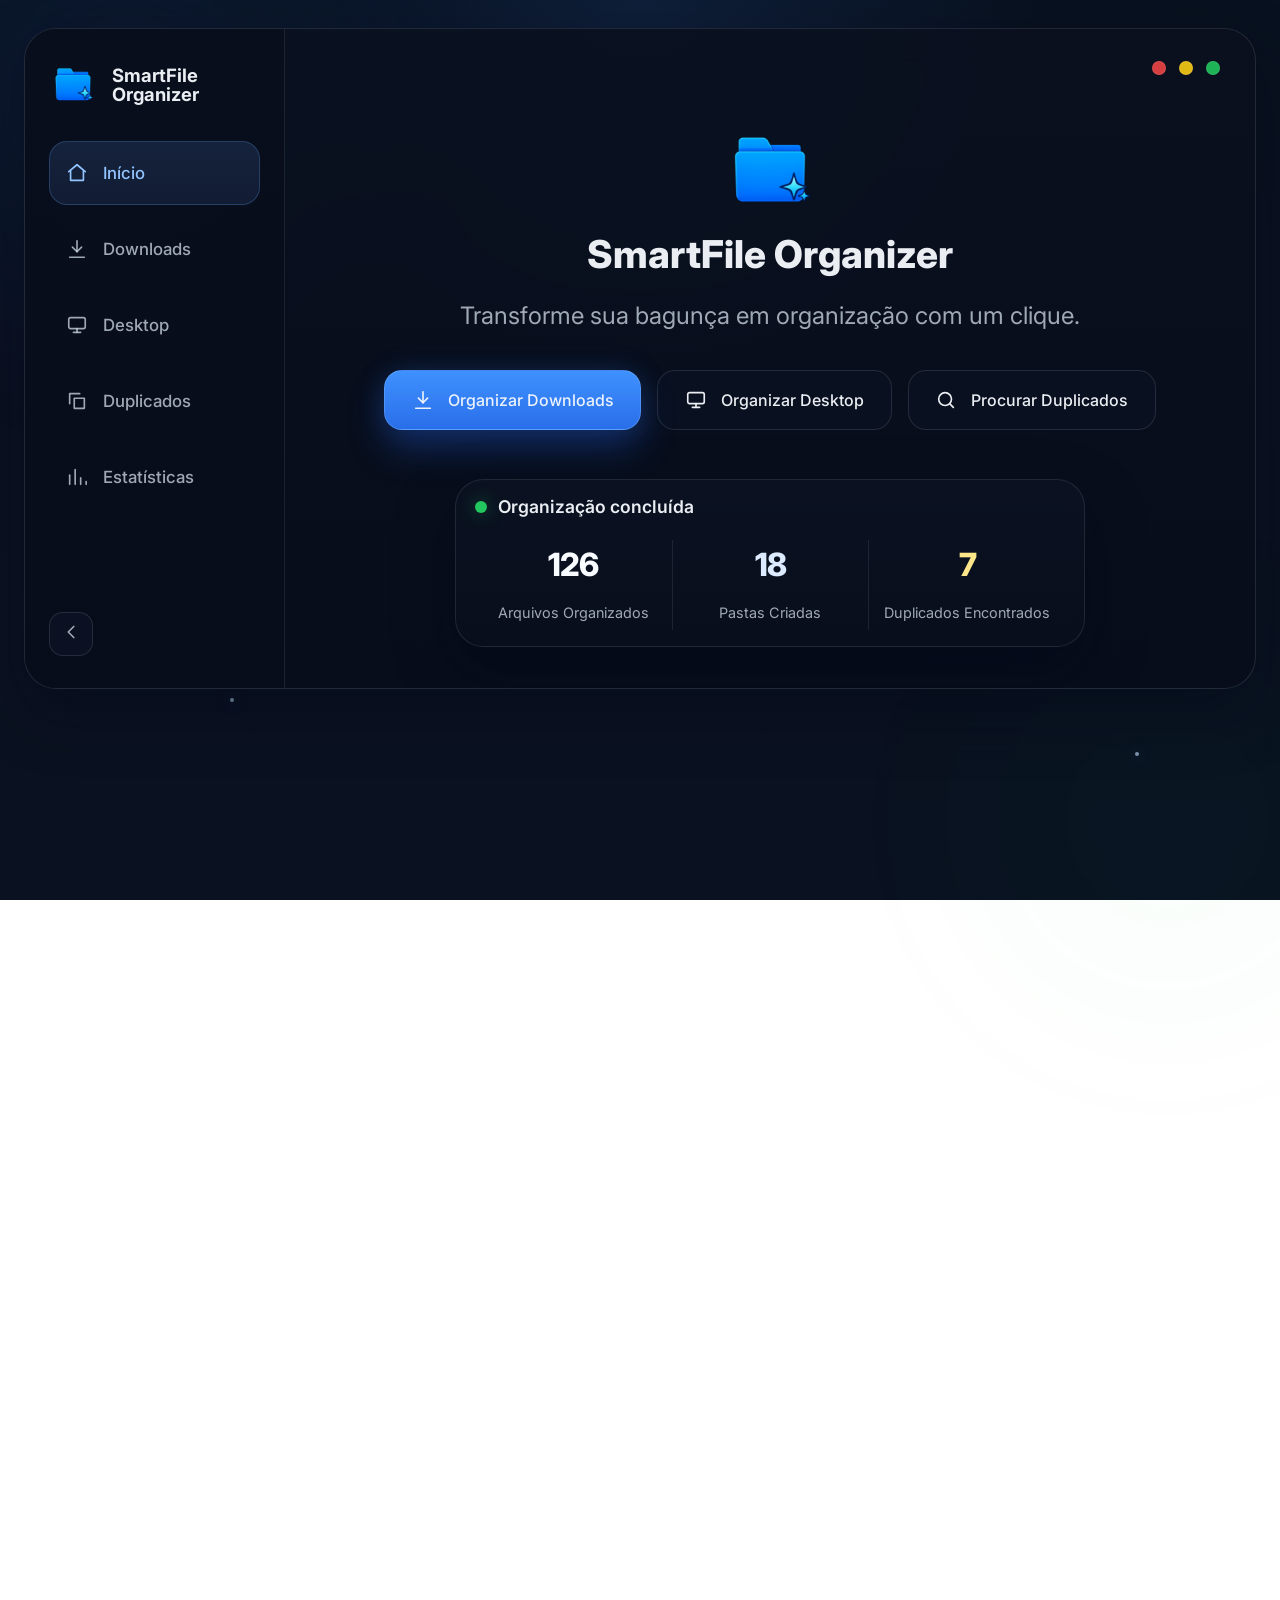
<file: index.html>
<!doctype html>
<html lang="pt-BR">
<head>
  <meta charset="UTF-8" />
  <meta http-equiv="refresh" content="0; url=/frontend/index.html" />
  <title>SmartFile Organizer</title>
</head>
<body>
  <p>Redirecionando para a interface do SmartFile Organizer...</p>
</body>
</html>
</file>
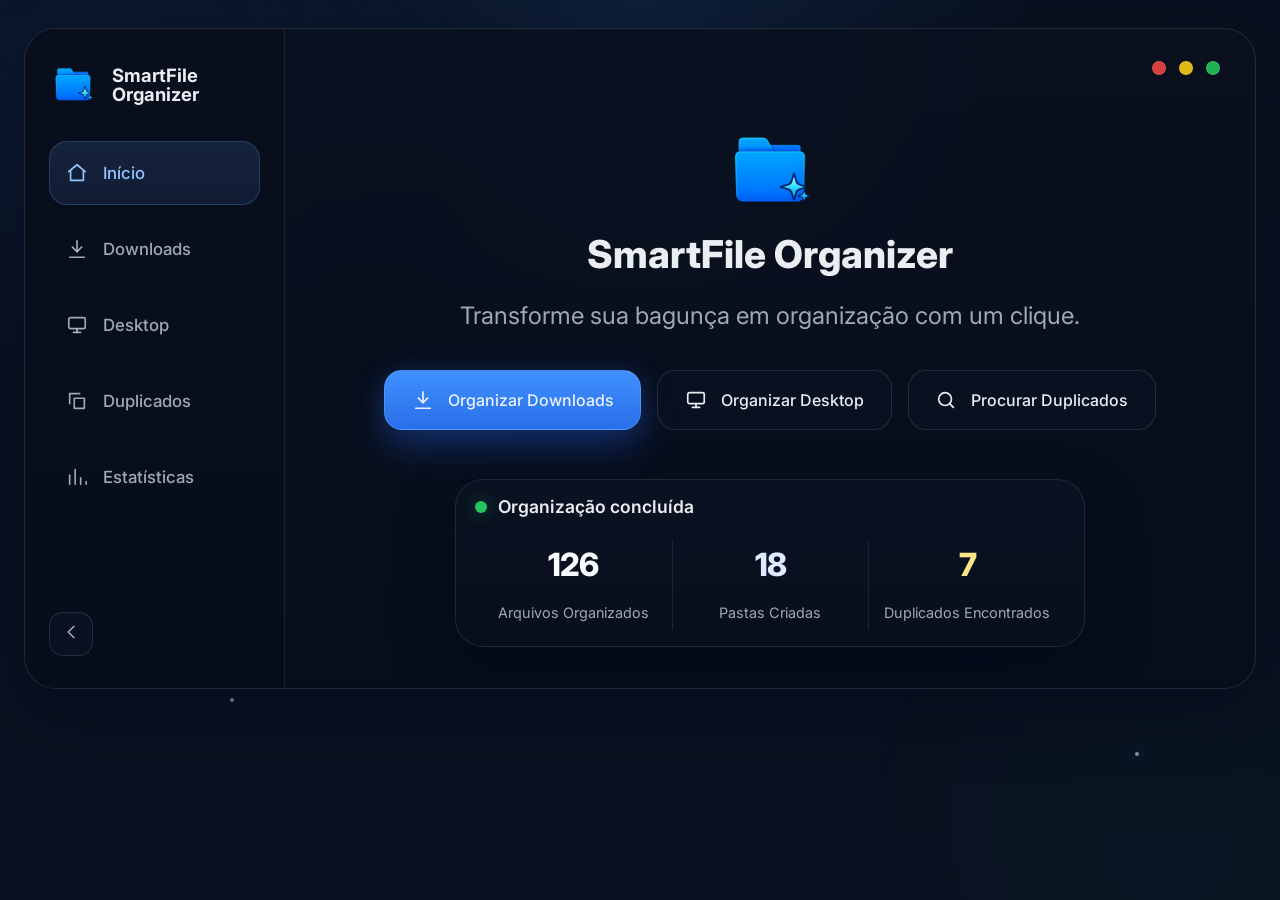
<file: frontend/index.html>
<!DOCTYPE html>
<html lang="pt-BR">
  <head>
    <meta charset="UTF-8" />
    <meta name="viewport" content="width=device-width, initial-scale=1.0" />
    <title>SmartFile Organizer</title>
    <link rel="preconnect" href="https://fonts.googleapis.com" />
    <link rel="preconnect" href="https://fonts.gstatic.com" crossorigin />
    <link
      href="https://fonts.googleapis.com/css2?family=Inter:wght@400;500;600;700;800&display=swap"
      rel="stylesheet"
    />
    <link rel="stylesheet" href="./css/styles.css" />
  </head>
  <body>
    <div class="background-glow background-glow-left"></div>
    <div class="background-glow background-glow-right"></div>
    <div class="particles" aria-hidden="true">
      <span class="particle particle-1"></span>
      <span class="particle particle-2"></span>
      <span class="particle particle-3"></span>
      <span class="particle particle-4"></span>
    </div>

    <div class="app-shell">
      <aside class="sidebar" data-sidebar>
        <div class="sidebar__brand">
          <img class="app-logo" src="./assets/icons/logo.png" alt="SmartFile Organizer" />
          <div class="brand-copy">
            <strong>SmartFile</strong>
            <strong>Organizer</strong>
          </div>
        </div>

        <nav class="sidebar__nav" aria-label="Navegação principal">
          <button class="nav-item nav-item--active" type="button" data-section-trigger="inicio">
            <span class="nav-item__icon">
              <svg viewBox="0 0 24 24" fill="none" stroke="currentColor" stroke-width="1.8" stroke-linecap="round" stroke-linejoin="round"><path d="M3 10.5 12 3l9 7.5"></path><path d="M5 9.5V20h14V9.5"></path></svg>
            </span>
            <span class="nav-item__label">Início</span>
          </button>
          <button class="nav-item" type="button" data-section-trigger="downloads">
            <span class="nav-item__icon">
              <svg viewBox="0 0 24 24" fill="none" stroke="currentColor" stroke-width="1.8" stroke-linecap="round" stroke-linejoin="round"><path d="M12 3v12"></path><path d="m7 10 5 5 5-5"></path><path d="M4 21h16"></path></svg>
            </span>
            <span class="nav-item__label">Downloads</span>
          </button>
          <button class="nav-item" type="button" data-section-trigger="desktop">
            <span class="nav-item__icon">
              <svg viewBox="0 0 24 24" fill="none" stroke="currentColor" stroke-width="1.8" stroke-linecap="round" stroke-linejoin="round"><rect x="3" y="4" width="18" height="12" rx="2"></rect><path d="M8 20h8"></path><path d="M12 16v4"></path></svg>
            </span>
            <span class="nav-item__label">Desktop</span>
          </button>
          <button class="nav-item" type="button" data-section-trigger="duplicados">
            <span class="nav-item__icon">
              <svg viewBox="0 0 24 24" fill="none" stroke="currentColor" stroke-width="1.8" stroke-linecap="round" stroke-linejoin="round"><path d="M9 9h11v11H9z"></path><path d="M4 15V4h11"></path></svg>
            </span>
            <span class="nav-item__label">Duplicados</span>
          </button>
          <button class="nav-item" type="button" data-section-trigger="estatisticas">
            <span class="nav-item__icon">
              <svg viewBox="0 0 24 24" fill="none" stroke="currentColor" stroke-width="1.8" stroke-linecap="round" stroke-linejoin="round"><path d="M4 20V10"></path><path d="M10 20V4"></path><path d="M16 20v-7"></path><path d="M22 20v-3"></path></svg>
            </span>
            <span class="nav-item__label">Estatísticas</span>
          </button>
        </nav>

        <button class="sidebar__toggle" type="button" aria-label="Recolher sidebar" data-sidebar-toggle>
          <svg viewBox="0 0 24 24" fill="none" stroke="currentColor" stroke-width="1.8" stroke-linecap="round" stroke-linejoin="round"><path d="m15 18-6-6 6-6"></path></svg>
        </button>
      </aside>

      <main class="main-panel">
        <header class="window-controls" aria-hidden="true">
          <span></span>
          <span></span>
          <span></span>
        </header>

        <section class="app-section app-section--active" data-section="inicio">
          <section class="hero-section">
            <img class="hero-logo" src="./assets/icons/logo.png" alt="SmartFile Organizer" />
            <h1>SmartFile Organizer</h1>
            <p class="hero-section__subtitle">Transforme sua bagunça em organização com um clique.</p>

            <div class="action-row">
              <button class="action-button action-button--primary" type="button" data-action="downloads">
                <span class="action-button__icon">
                  <svg viewBox="0 0 24 24" fill="none" stroke="currentColor" stroke-width="1.8" stroke-linecap="round" stroke-linejoin="round"><path d="M12 3v12"></path><path d="m7 10 5 5 5-5"></path><path d="M4 21h16"></path></svg>
                </span>
                <span>Organizar Downloads</span>
              </button>
              <button class="action-button" type="button" data-action="desktop">
                <span class="action-button__icon">
                  <svg viewBox="0 0 24 24" fill="none" stroke="currentColor" stroke-width="1.8" stroke-linecap="round" stroke-linejoin="round"><rect x="3" y="4" width="18" height="12" rx="2"></rect><path d="M8 20h8"></path><path d="M12 16v4"></path></svg>
                </span>
                <span>Organizar Desktop</span>
              </button>
              <button class="action-button" type="button" data-action="duplicates">
                <span class="action-button__icon">
                  <svg viewBox="0 0 24 24" fill="none" stroke="currentColor" stroke-width="1.8" stroke-linecap="round" stroke-linejoin="round"><circle cx="11" cy="11" r="7"></circle><path d="m20 20-3.5-3.5"></path></svg>
                </span>
                <span>Procurar Duplicados</span>
              </button>
            </div>
          </section>

          <section class="status-card" aria-label="Resumo da última operação">
            <div class="status-card__header">
              <span class="status-card__badge"></span>
              <span>Organização concluída</span>
            </div>
            <div class="stats-grid">
              <article class="stat-block">
                <span class="stat-block__value" data-stat="organized">126</span>
                <span class="stat-block__label">Arquivos Organizados</span>
              </article>
              <article class="stat-block">
                <span class="stat-block__value" data-stat="folders">18</span>
                <span class="stat-block__label">Pastas Criadas</span>
              </article>
              <article class="stat-block">
                <span class="stat-block__value" data-stat="duplicates">7</span>
                <span class="stat-block__label">Duplicados Encontrados</span>
              </article>
            </div>
          </section>
        </section>

        <section class="app-section" data-section="downloads">
          <section class="section-head">
            <div>
              <p class="section-head__eyebrow">Downloads</p>
              <h2>Organize a pasta de Downloads em poucos segundos.</h2>
              <p class="section-head__description">O fluxo desta tela está pronto para acionar a organização real dos arquivos assim que o backend for integrado.</p>
            </div>
            <button class="action-button action-button--primary action-button--compact" type="button" data-action="downloads">Organizar Downloads</button>
          </section>

          <section class="feature-card-grid">
            <article class="info-card">
              <h3>Categorias atendidas</h3>
              <div class="chip-grid">
                <span class="chip">Imagens</span>
                <span class="chip">Vídeos</span>
                <span class="chip">PDFs</span>
                <span class="chip">Documentos</span>
                <span class="chip">Planilhas</span>
                <span class="chip">Compactados</span>
                <span class="chip">Músicas</span>
                <span class="chip">Executáveis</span>
                <span class="chip">Outros</span>
              </div>
            </article>
            <article class="info-card">
              <h3>Como vai funcionar</h3>
              <ul class="clean-list">
                <li>Ler a pasta Downloads</li>
                <li>Identificar o tipo de cada arquivo</li>
                <li>Criar apenas as pastas necessárias</li>
                <li>Mover os arquivos automaticamente</li>
              </ul>
            </article>
          </section>
        </section>

        <section class="app-section" data-section="desktop">
          <section class="section-head">
            <div>
              <p class="section-head__eyebrow">Desktop</p>
              <h2>Deixe sua área de trabalho limpa sem complicação.</h2>
              <p class="section-head__description">A interface segue o mesmo padrão visual da organização de Downloads, mantendo o MVP simples e consistente.</p>
            </div>
            <button class="action-button action-button--compact" type="button" data-action="desktop">Organizar Desktop</button>
          </section>

          <section class="feature-card-grid feature-card-grid--single">
            <article class="info-card info-card--wide">
              <h3>Fluxo planejado</h3>
              <div class="step-row">
                <div class="step-chip">1. Ler arquivos do Desktop</div>
                <div class="step-chip">2. Classificar por categoria</div>
                <div class="step-chip">3. Criar pastas necessárias</div>
                <div class="step-chip">4. Mover arquivos</div>
              </div>
              <p class="info-card__note">Nesta etapa visual, os componentes já estão preparados. A execução real será ligada à API depois.</p>
            </article>
          </section>
        </section>

        <section class="app-section" data-section="duplicados">
          <section class="section-head">
            <div>
              <p class="section-head__eyebrow">Duplicados</p>
              <h2>Visualize arquivos duplicados antes de qualquer decisão.</h2>
              <p class="section-head__description">A versão final listará duplicados reais com SHA-256, sem apagar nada automaticamente.</p>
            </div>
            <button class="action-button action-button--compact" type="button" data-action="duplicates">Procurar Duplicados</button>
          </section>

          <section class="info-card info-card--table">
            <div class="table-head table-head--three">
              <span>Nome</span>
              <span>Caminho</span>
              <span>Tamanho</span>
            </div>
            <div class="duplicate-list" data-duplicate-list></div>
          </section>
        </section>

        <section class="app-section" data-section="estatisticas">
          <section class="section-head">
            <div>
              <p class="section-head__eyebrow">Estatísticas</p>
              <h2>Resumo claro da última execução.</h2>
              <p class="section-head__description">Na integração, esta tela será alimentada exclusivamente pela API com os dados reais da última operação.</p>
            </div>
          </section>

          <section class="status-card status-card--stats-only">
            <div class="stats-grid stats-grid--wide">
              <article class="stat-block">
                <span class="stat-block__value" data-stat-panel="organized">126</span>
                <span class="stat-block__label">Arquivos Organizados</span>
              </article>
              <article class="stat-block">
                <span class="stat-block__value" data-stat-panel="folders">18</span>
                <span class="stat-block__label">Pastas Criadas</span>
              </article>
              <article class="stat-block">
                <span class="stat-block__value" data-stat-panel="duplicates">7</span>
                <span class="stat-block__label">Duplicados Encontrados</span>
              </article>
            </div>
          </section>
        </section>

        <div class="toast" role="status" aria-live="polite" data-toast>
          <span class="toast__icon">
            <svg viewBox="0 0 24 24" fill="none" stroke="currentColor" stroke-width="1.8" stroke-linecap="round" stroke-linejoin="round"><path d="M20 6 9 17l-5-5"></path></svg>
          </span>
          <div class="toast__copy">
            <strong data-toast-title>Organização concluída</strong>
            <span data-toast-message>Seus arquivos foram organizados com sucesso.</span>
          </div>
        </div>

        <div class="loading-overlay" hidden data-loading>
          <div class="loading-card">
            <span class="loading-card__spinner"></span>
            <p data-loading-text>Organizando seus Downloads...</p>
          </div>
        </div>
      </main>
    </div>

    <script src="./js/api.js"></script>
    <script src="./js/ui.js"></script>
    <script src="./js/app.js"></script>
  </body>
</html>
</file>
<file: frontend/css/styles.css>
:root {
  --background: #0b1120;
  --surface: rgba(17, 24, 39, 0.74);
  --surface-strong: rgba(15, 23, 42, 0.88);
  --surface-hover: rgba(30, 41, 59, 0.92);
  --primary: #3b82f6;
  --primary-hover: #5b97fb;
  --success: #22c55e;
  --warning: #facc15;
  --error: #ef4444;
  --text: rgba(244, 247, 251, 0.96);
  --text-secondary: rgba(203, 213, 225, 0.78);
  --border: rgba(148, 163, 184, 0.18);
  --shadow: 0 24px 60px rgba(2, 6, 23, 0.42);
  --radius-xl: 32px;
  --radius-lg: 24px;
  --radius-md: 18px;
  --radius-sm: 14px;
}

* {
  box-sizing: border-box;
}

html,
body {
  min-height: 100%;
}

body {
  margin: 0;
  font-family: "Inter", sans-serif;
  background:
    radial-gradient(circle at top, rgba(59, 130, 246, 0.12), transparent 36%),
    linear-gradient(180deg, #08111f 0%, #0b1120 42%, #0a1221 100%);
  color: var(--text);
  overflow-x: hidden;
}

button {
  font: inherit;
}

.background-glow,
.particle {
  pointer-events: none;
  position: fixed;
}

.background-glow {
  width: 28rem;
  height: 28rem;
  border-radius: 50%;
  filter: blur(90px);
  opacity: 0.12;
}

.background-glow-left {
  top: -8rem;
  left: -6rem;
  background: rgba(59, 130, 246, 0.6);
}

.background-glow-right {
  right: -7rem;
  bottom: -9rem;
  background: rgba(34, 197, 94, 0.18);
}

.particles {
  position: fixed;
  inset: 0;
  overflow: hidden;
  pointer-events: none;
}

.particle {
  width: 4px;
  height: 4px;
  border-radius: 50%;
  background: rgba(191, 219, 254, 0.65);
  box-shadow: 0 0 14px rgba(96, 165, 250, 0.45);
  animation: floatParticle 9s ease-in-out infinite;
}

.particle-1 { top: 14%; left: 12%; }
.particle-2 { top: 28%; right: 15%; animation-delay: 1.4s; }
.particle-3 { bottom: 22%; left: 18%; animation-delay: 2.8s; }
.particle-4 { bottom: 16%; right: 11%; animation-delay: 4.2s; }

.app-shell {
  position: relative;
  display: grid;
  grid-template-columns: 260px 1fr;
  width: min(1360px, calc(100% - 48px));
  min-height: 600px;
  margin: 28px auto;
  background: linear-gradient(180deg, rgba(10, 16, 30, 0.86), rgba(7, 13, 26, 0.86));
  border: 1px solid rgba(148, 163, 184, 0.18);
  border-radius: var(--radius-xl);
  box-shadow: var(--shadow);
  overflow: hidden;
  backdrop-filter: blur(18px);
}

.sidebar {
  display: flex;
  flex-direction: column;
  gap: 2rem;
  padding: 2rem 1.5rem;
  background: linear-gradient(180deg, rgba(8, 14, 28, 0.88), rgba(7, 13, 25, 0.8));
  border-right: 1px solid rgba(148, 163, 184, 0.14);
}

.sidebar__brand {
  display: flex;
  align-items: center;
  gap: 0.95rem;
  min-height: 48px;
}

.brand-copy {
  display: grid;
  color: var(--text);
  line-height: 1.05;
  transition: opacity 160ms ease, transform 220ms ease;
}

.brand-copy strong {
  font-size: 1.15rem;
  font-weight: 700;
}

.app-logo,
.hero-logo {
  display: block;
  width: 96px;
  height: 96px;
  object-fit: contain;
  image-rendering: auto;
  filter: none;
  -webkit-filter: none;
  opacity: 1;
  backdrop-filter: none;
  -webkit-backdrop-filter: none;
}

.app-logo {
  margin: 0;
  width: 48px;
  height: 48px;
}

.hero-logo {
  margin: 0 auto 1rem;
  width: 96px;
  height: 96px;
  max-width: none;
  max-height: none;
  transform: none;
}

.sidebar__nav {
  display: grid;
  gap: 0.75rem;
}

.nav-item,
.sidebar__toggle,
.action-button {
  border: 1px solid transparent;
  background: transparent;
  color: var(--text-secondary);
  cursor: pointer;
}

.nav-item {
  display: flex;
  align-items: center;
  gap: 0.95rem;
  width: 100%;
  min-height: 64px;
  padding: 0 1rem;
  border-radius: var(--radius-md);
  transition: transform 160ms ease, border-color 160ms ease, background 160ms ease, color 160ms ease;
}

.nav-item:hover,
.nav-item:focus-visible {
  background: rgba(30, 41, 59, 0.5);
  border-color: rgba(96, 165, 250, 0.2);
  color: var(--text);
  outline: none;
}

.nav-item--active {
  background: linear-gradient(180deg, rgba(23, 37, 64, 0.9), rgba(20, 31, 55, 0.88));
  border-color: rgba(96, 165, 250, 0.24);
  color: #92c5ff;
}

.nav-item__icon,
.action-button__icon,
.toast__icon {
  display: inline-flex;
  align-items: center;
  justify-content: center;
}

.nav-item__icon svg,
.action-button__icon svg,
.sidebar__toggle svg,
.toast__icon svg {
  width: 22px;
  height: 22px;
}

.nav-item__label {
  font-size: 1.05rem;
  font-weight: 500;
  white-space: nowrap;
  transition: opacity 160ms ease, transform 220ms ease;
}

.sidebar__toggle {
  margin-top: auto;
  width: 44px;
  height: 44px;
  border-radius: 14px;
  color: var(--text-secondary);
  background: rgba(15, 23, 42, 0.56);
  border-color: var(--border);
}

.sidebar__toggle:hover,
.sidebar__toggle:focus-visible {
  color: var(--text);
  background: rgba(30, 41, 59, 0.68);
  outline: none;
}

.sidebar--collapsed {
  padding-inline: 1rem;
}

.sidebar--collapsed .brand-copy,
.sidebar--collapsed .nav-item__label {
  opacity: 0;
  transform: translateX(-10px);
  width: 0;
  overflow: hidden;
}

.sidebar--collapsed .nav-item {
  justify-content: center;
  padding-inline: 0;
}

.sidebar--collapsed .sidebar__brand {
  justify-content: center;
}

.main-panel {
  position: relative;
  padding: 2rem 2.2rem 2.6rem;
}

.window-controls {
  display: flex;
  justify-content: flex-end;
  gap: 0.8rem;
}

.window-controls span {
  width: 14px;
  height: 14px;
  border-radius: 50%;
  border: 1px solid rgba(255, 255, 255, 0.08);
}

.window-controls span:nth-child(1) { background: rgba(239, 68, 68, 0.9); }
.window-controls span:nth-child(2) { background: rgba(250, 204, 21, 0.9); }
.window-controls span:nth-child(3) { background: rgba(34, 197, 94, 0.9); }

.app-section {
  display: none;
  animation: fadeIn 180ms ease;
}

.app-section--active {
  display: block;
}

.hero-section {
  display: flex;
  flex-direction: column;
  align-items: center;
  text-align: center;
  padding: 3rem 1rem 2rem;
}

.hero-section h1 {
  margin: 0;
  font-size: clamp(2rem, 3vw, 3.2rem);
  line-height: 1;
  font-weight: 800;
}

.hero-section__subtitle {
  margin: 1.7rem 0 0;
  font-size: 1.5rem;
  color: var(--text-secondary);
}

.action-row {
  display: flex;
  flex-wrap: wrap;
  justify-content: center;
  gap: 1rem;
  margin-top: 2.5rem;
}

.action-button {
  display: inline-flex;
  align-items: center;
  justify-content: center;
  gap: 0.9rem;
  min-width: 220px;
  min-height: 60px;
  padding: 0 1.65rem;
  border-radius: var(--radius-md);
  border-color: rgba(148, 163, 184, 0.18);
  background: rgba(15, 23, 42, 0.38);
  color: var(--text);
  font-size: 1rem;
  font-weight: 500;
  transition: transform 160ms ease, border-color 160ms ease, background 160ms ease, box-shadow 160ms ease;
}

.action-button:hover,
.action-button:focus-visible {
  transform: translateY(-1px) scale(1.01);
  border-color: rgba(96, 165, 250, 0.28);
  background: rgba(30, 41, 59, 0.54);
  outline: none;
}

.action-button--primary {
  background: linear-gradient(180deg, #3f91ff, #296ee9);
  border-color: rgba(147, 197, 253, 0.28);
  box-shadow: 0 18px 36px rgba(37, 99, 235, 0.3), 0 0 30px rgba(59, 130, 246, 0.14);
}

.action-button--primary:hover,
.action-button--primary:focus-visible {
  background: linear-gradient(180deg, #5b9dff, #347af0);
  box-shadow: 0 22px 42px rgba(37, 99, 235, 0.34), 0 0 34px rgba(59, 130, 246, 0.18);
}

.action-button--compact {
  min-width: auto;
  min-height: 58px;
  padding-inline: 1.3rem;
  font-size: 1rem;
}

.status-card,
.info-card,
.toast,
.loading-card {
  background: linear-gradient(180deg, rgba(12, 19, 35, 0.86), rgba(9, 15, 28, 0.88));
  border: 1px solid rgba(148, 163, 184, 0.16);
  backdrop-filter: blur(18px);
  box-shadow: var(--shadow);
}

.status-card {
  width: min(630px, 100%);
  margin: 1.1rem auto 0;
  padding: 1rem 1.2rem;
  border-radius: 28px;
}

.status-card--stats-only {
  margin-top: 1.6rem;
}

.status-card__header {
  display: inline-flex;
  align-items: center;
  gap: 0.7rem;
  color: var(--text);
  font-size: 1.1rem;
  font-weight: 600;
}

.status-card__badge {
  width: 12px;
  height: 12px;
  border-radius: 50%;
  background: var(--success);
  box-shadow: 0 0 18px rgba(34, 197, 94, 0.45);
}

.stats-grid {
  display: grid;
  grid-template-columns: repeat(3, minmax(0, 1fr));
  gap: 0;
  margin-top: 1.4rem;
}

.stats-grid--wide {
  margin-top: 0;
}

.stat-block {
  display: grid;
  place-items: center;
  gap: 0.3rem;
  min-height: 90px;
  text-align: center;
}

.stat-block + .stat-block {
  border-left: 1px solid rgba(148, 163, 184, 0.14);
}

.stat-block__value {
  font-size: clamp(1.6rem, 2.5vw, 2.4rem);
  line-height: 1;
  font-weight: 800;
  letter-spacing: -0.03em;
}

.stat-block:nth-child(1) .stat-block__value { color: #f8fbff; }
.stat-block:nth-child(2) .stat-block__value { color: #dcebff; }
.stat-block:nth-child(3) .stat-block__value { color: #fde68a; }

.stat-block__label {
  color: var(--text-secondary);
  font-size: 0.9rem;
}

.section-head {
  display: flex;
  align-items: flex-end;
  justify-content: space-between;
  gap: 1.5rem;
  margin-top: 2.8rem;
}

.section-head__eyebrow {
  margin: 0 0 0.75rem;
  color: #92c5ff;
  font-size: 0.92rem;
  font-weight: 600;
  letter-spacing: 0.08em;
  text-transform: uppercase;
}

.section-head h2 {
  margin: 0;
  font-size: clamp(1.8rem, 2.8vw, 2.4rem);
  line-height: 1.1;
}

.section-head__description {
  margin: 1rem 0 0;
  max-width: 720px;
  color: var(--text-secondary);
  font-size: 1.08rem;
  line-height: 1.7;
}

.feature-card-grid {
  display: grid;
  grid-template-columns: repeat(2, minmax(0, 1fr));
  gap: 1.25rem;
  margin-top: 4rem;
}

.feature-card-grid--single {
  grid-template-columns: 1fr;
}

.info-card {
  padding: 0.8rem;
}

.info-card--wide {
    max-width: 800px;
    margin: 1.6rem auto 0;
}

.info-card--table {
    margin-top: 4rem;
}

.info-card h3 {
  margin: 0 0 1rem;
  font-size: 1.05rem;
}

.info-card__note {
  margin: 1.15rem 0 0;
  color: var(--text-secondary);
  line-height: 1.7;
}

.chip-grid,
.step-row {
  display: flex;
  flex-wrap: wrap;
  gap: 0.75rem;
}

.chip,
.step-chip {
  display: inline-flex;
  align-items: center;
  min-height: 40px;
  padding: 0 0.9rem;
  border-radius: 999px;
  background: rgba(30, 41, 59, 0.58);
  border: 1px solid rgba(148, 163, 184, 0.14);
  color: var(--text);
}

.clean-list {
  margin: 0;
  padding-left: 1.1rem;
  color: var(--text-secondary);
  line-height: 1.9;
}

.table-head,
.duplicate-row {
  display: grid;
  gap: 1rem;
}

.table-head--three,
.duplicate-row {
  grid-template-columns: 1.2fr 2.8fr 0.8fr;
}

.table-head {
  padding-bottom: 1rem;
  border-bottom: 1px solid rgba(148, 163, 184, 0.12);
  color: var(--text-secondary);
  font-size: 0.94rem;
}

.duplicate-list {
  display: grid;   
}

.duplicate-row {
  padding: 1rem 0;
  border-bottom: 1px solid rgba(148, 163, 184, 0.08);
}

.duplicate-row:last-child {
  border-bottom: none;
}

.duplicate-name {
  font-weight: 600;
}

.duplicate-path,
.duplicate-size {
  color: var(--text-secondary);
}

.toast {
  position: absolute;
  top: 2.2rem;
  right: 2.2rem;
  display: inline-flex;
  align-items: flex-start;
  gap: 0.9rem;
  max-width: 340px;
  padding: 1rem 1.1rem;
  border-radius: 18px;
  opacity: 0;
  transform: translateY(-10px);
  transition: opacity 180ms ease, transform 180ms ease;
}

.toast--visible {
  opacity: 1;
  transform: translateY(0);
}

.toast__icon {
  width: 34px;
  height: 34px;
  border-radius: 50%;
  color: #dcfce7;
  background: rgba(34, 197, 94, 0.18);
  flex-shrink: 0;
}

.toast__copy {
  display: grid;
  gap: 0.2rem;
}

.toast__copy strong { font-size: 1rem; }
.toast__copy span {
  color: var(--text-secondary);
  line-height: 1.5;
  font-size: 0.94rem;
}

.loading-overlay {
  position: absolute;
  inset: 0;
  display: none;
  place-items: center;
  background: rgba(7, 13, 26, 0.52);
  backdrop-filter: blur(6px);
}

.loading-overlay:not([hidden]) {
  display: grid;
}

.loading-card {
  display: grid;
  justify-items: center;
  gap: 1rem;
  min-width: 340px;
  padding: 2rem 2.5rem;
  border-radius: 26px;
}

.loading-card__spinner {
  width: 54px;
  height: 54px;
  border-radius: 50%;
  border: 4px solid rgba(148, 163, 184, 0.18);
  border-top-color: var(--primary);
  animation: spin 0.9s linear infinite;
}

.loading-card p {
  margin: 0;
  color: var(--text);
  font-size: 1.08rem;
}

@keyframes spin {
  to { transform: rotate(360deg); }
}

@keyframes floatParticle {
  0%, 100% {
    transform: translate3d(0, 0, 0);
    opacity: 0.5;
  }
  50% {
    transform: translate3d(0, -10px, 0);
    opacity: 1;
  }
}

@keyframes fadeIn {
  from {
    opacity: 0;
    transform: translateY(6px);
  }
  to {
    opacity: 1;
    transform: translateY(0);
  }
}

@media (max-width: 1120px) {
  .app-shell { grid-template-columns: 98px 1fr; }
  .sidebar { padding-inline: 1rem; }
  .brand-copy, .nav-item__label { opacity: 0; width: 0; overflow: hidden; }
  .sidebar__brand, .nav-item { justify-content: center; }
  .nav-item { padding-inline: 0; }
}

@media (max-width: 900px) {
  .app-shell { grid-template-columns: 1fr; min-height: auto; }
  .sidebar {
    flex-direction: row;
    align-items: center;
    justify-content: space-between;
    padding: 1rem;
    border-right: none;
    border-bottom: 1px solid rgba(148, 163, 184, 0.14);
  }
  .sidebar__nav {
    grid-auto-flow: column;
    grid-template-columns: repeat(5, minmax(0, 1fr));
    flex: 1;
  }
  .nav-item { min-height: 56px; }
  .nav-item__label, .brand-copy { display: none; }
  .main-panel { padding: 1.4rem; }
  .window-controls { display: none; }
  .action-row,
  .feature-card-grid,
  .section-head { flex-direction: column; display: flex; }
  .feature-card-grid { display: grid; grid-template-columns: 1fr; }
  .action-button,
  .action-button--compact { width: 100%; min-width: 0; }
  .stats-grid,
  .table-head--three,
  .duplicate-row { grid-template-columns: 1fr; }
  .stat-block + .stat-block,
  .duplicate-row { border-left: none; }
  .stat-block + .stat-block { border-top: 1px solid rgba(148, 163, 184, 0.14); }
  .toast { position: static; margin: 1rem auto 0; }
}
</file>
